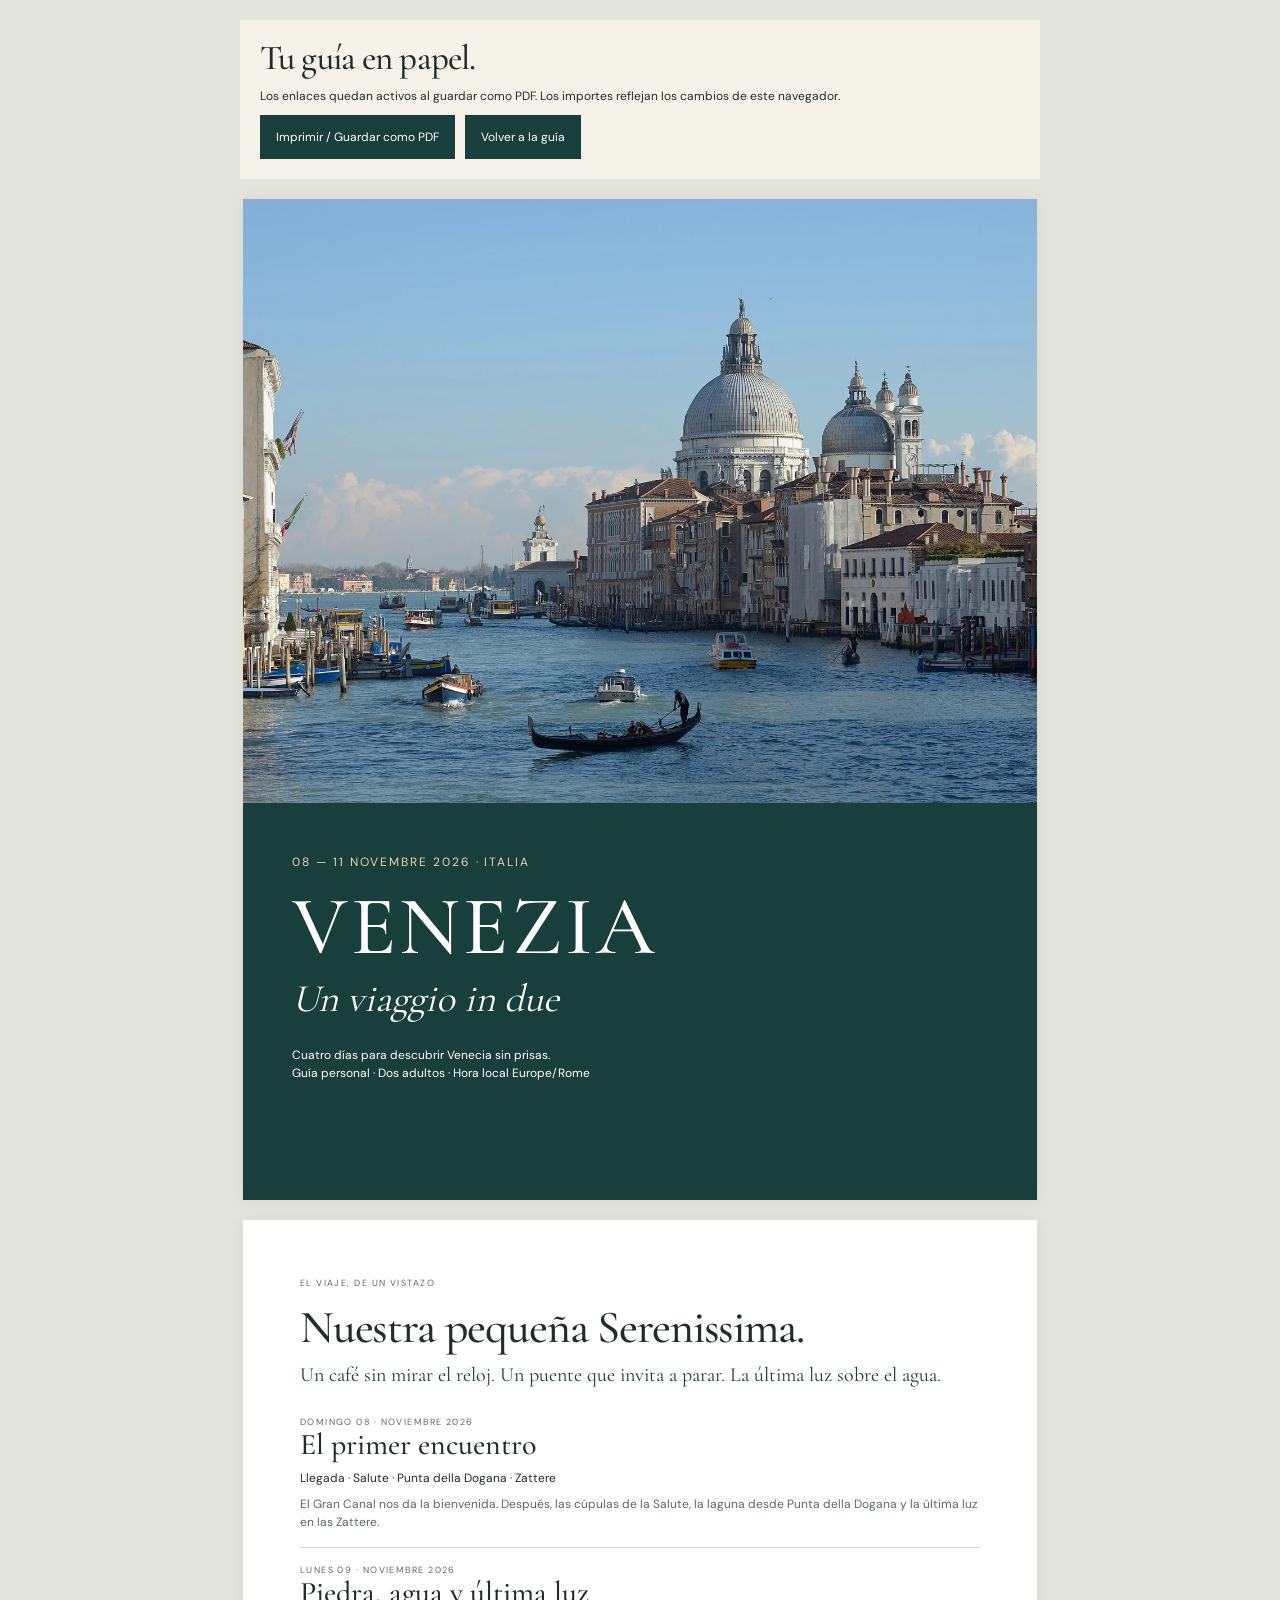
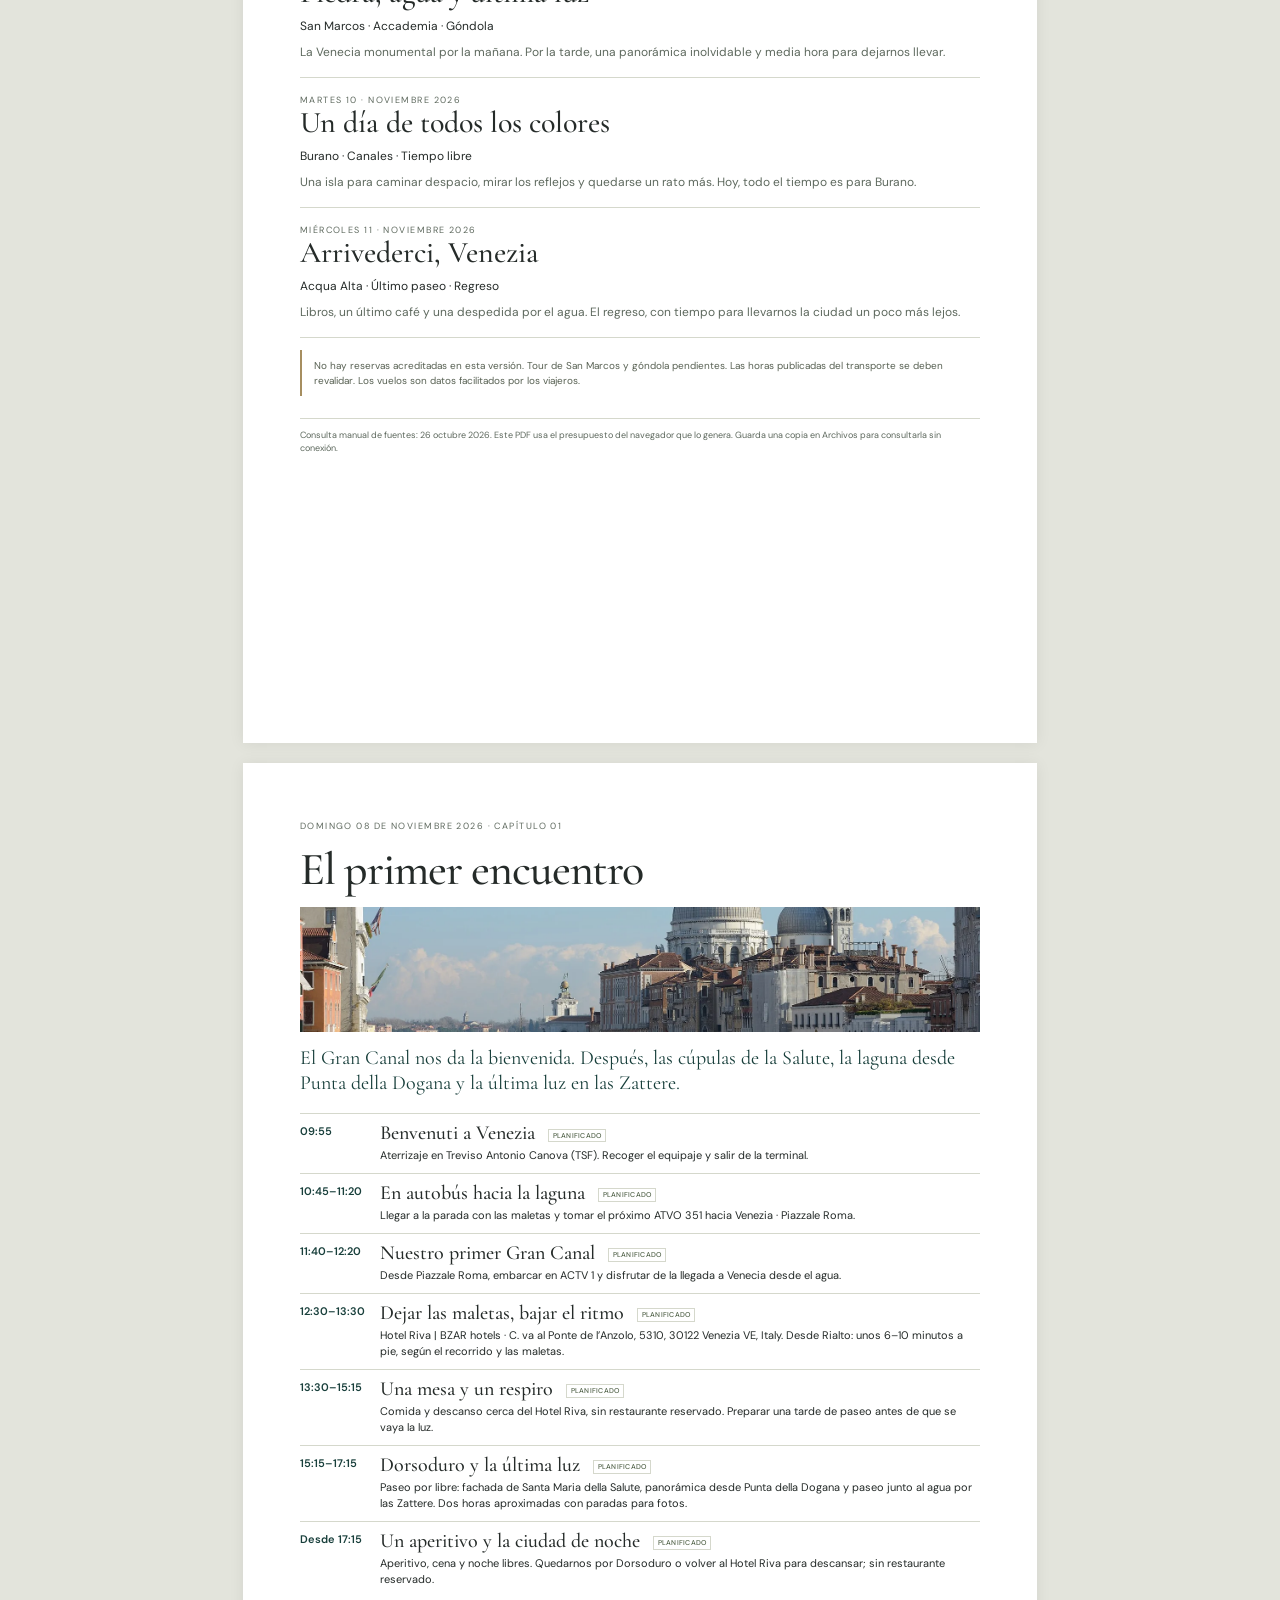
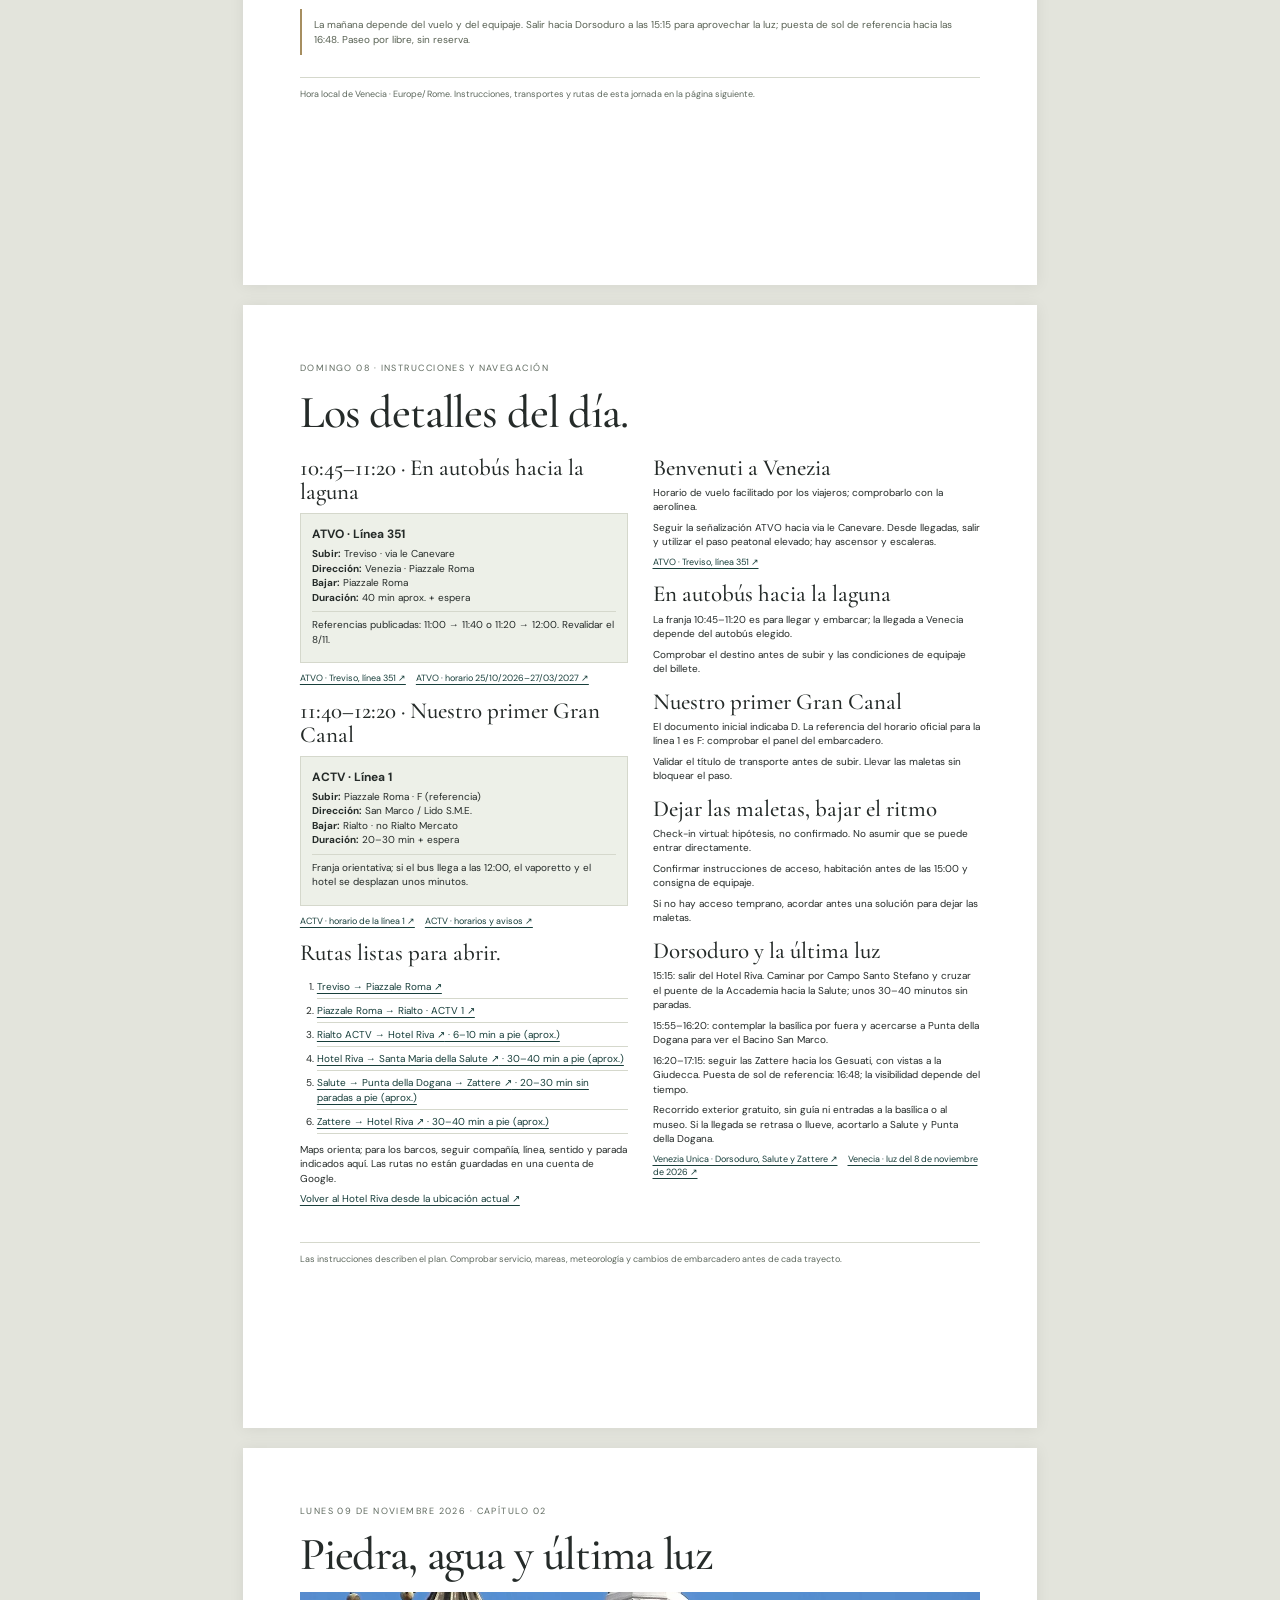
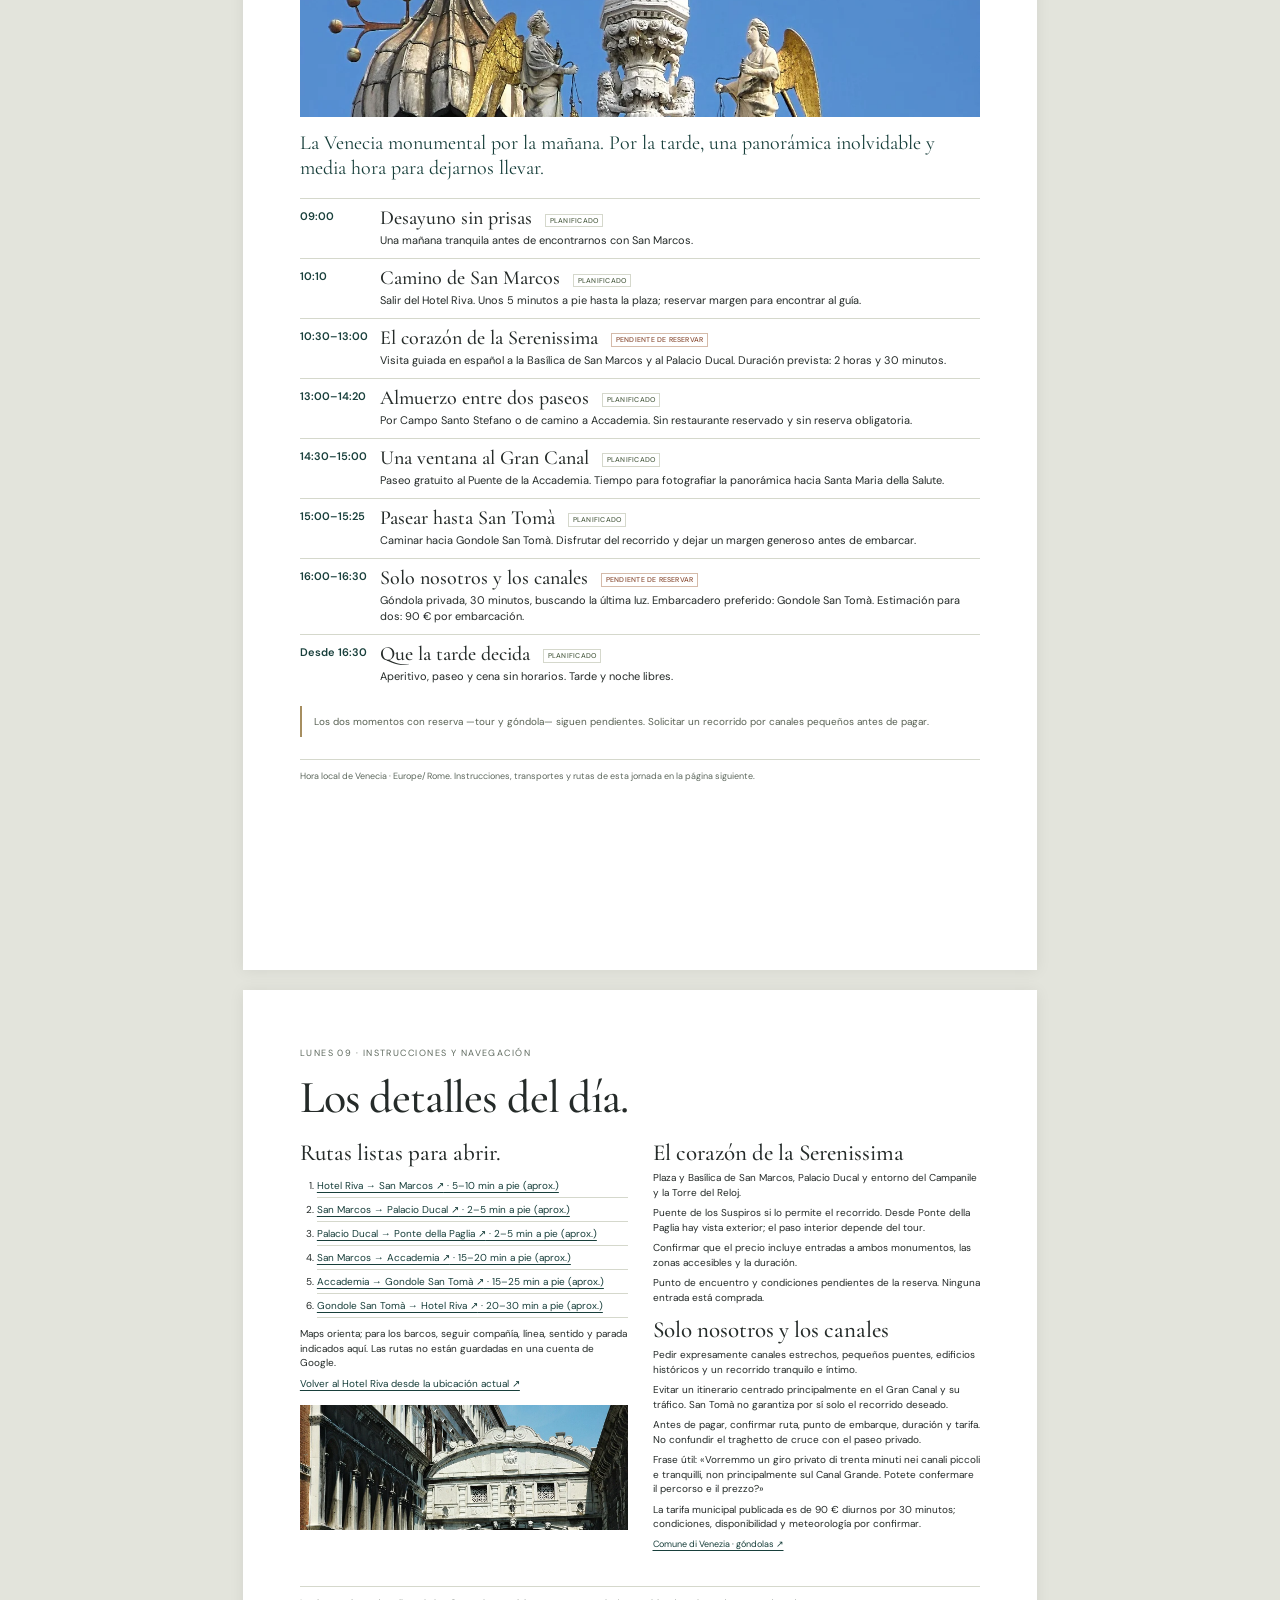
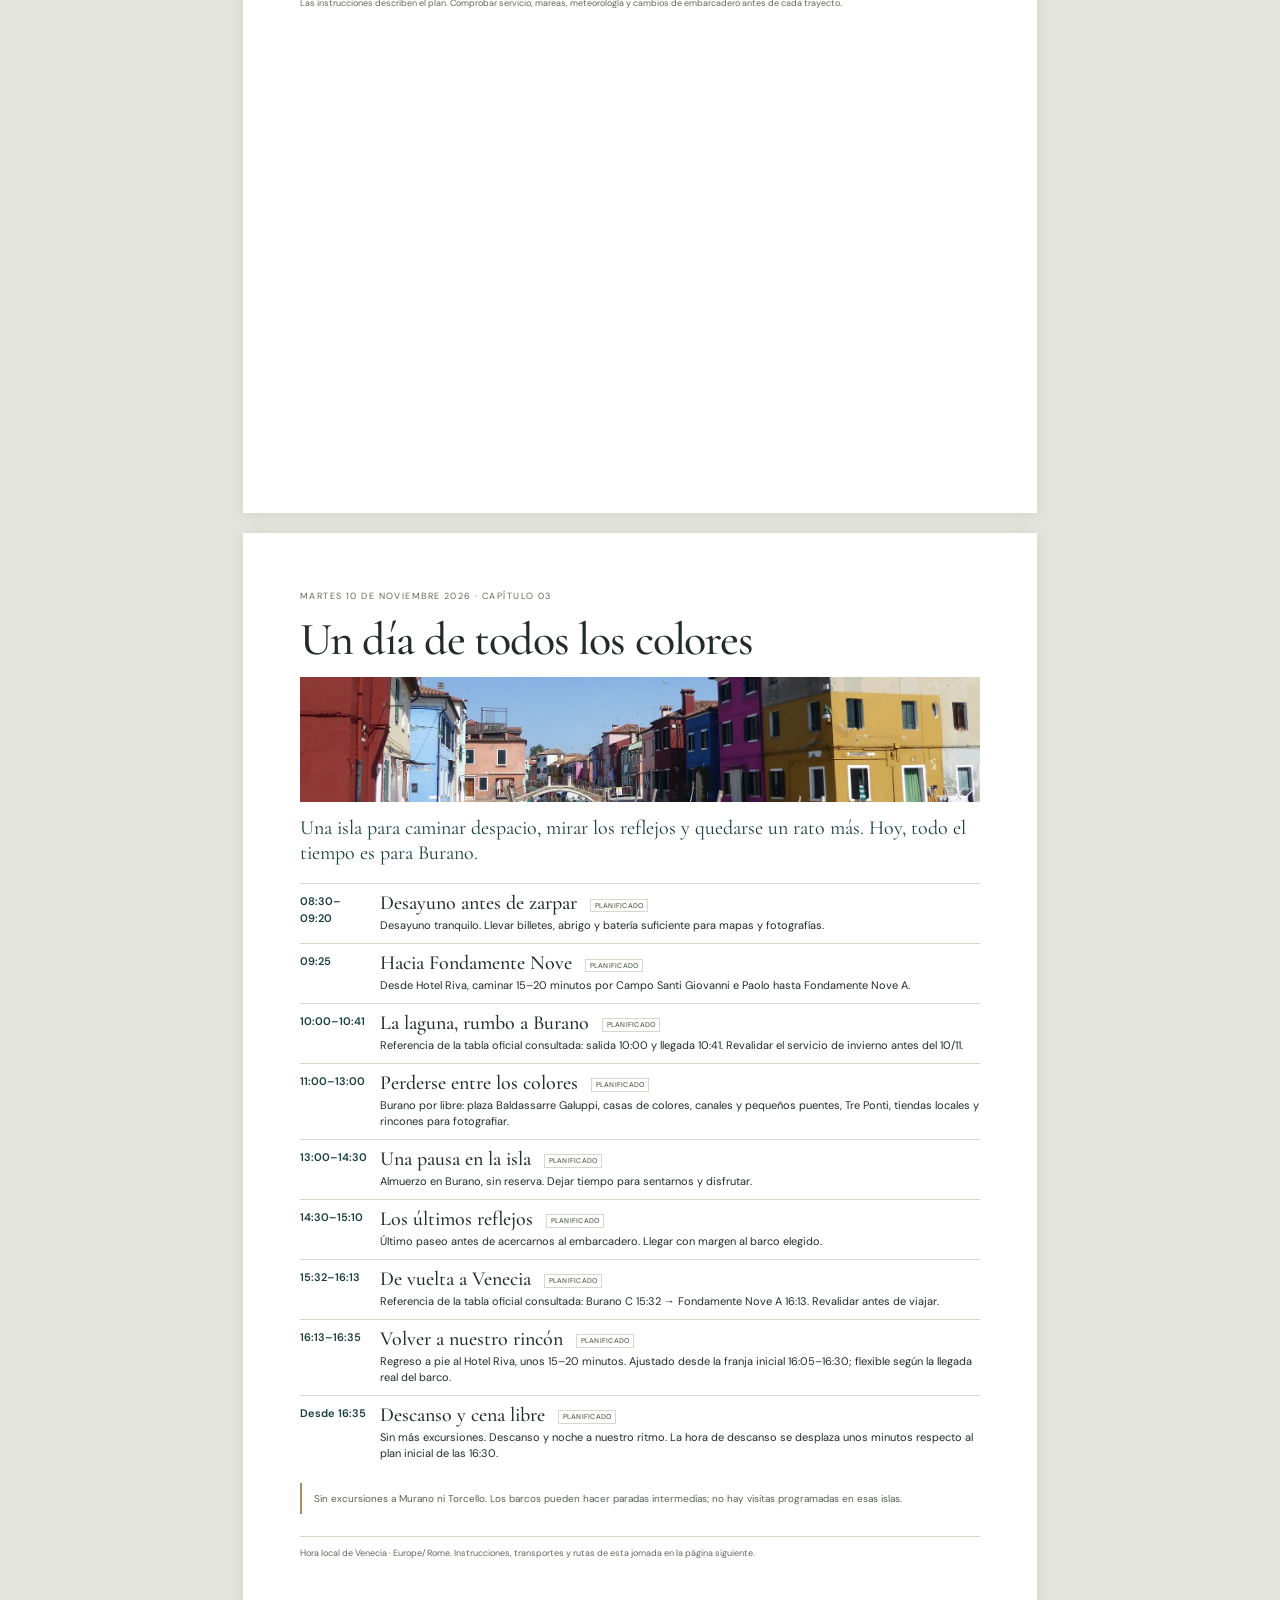
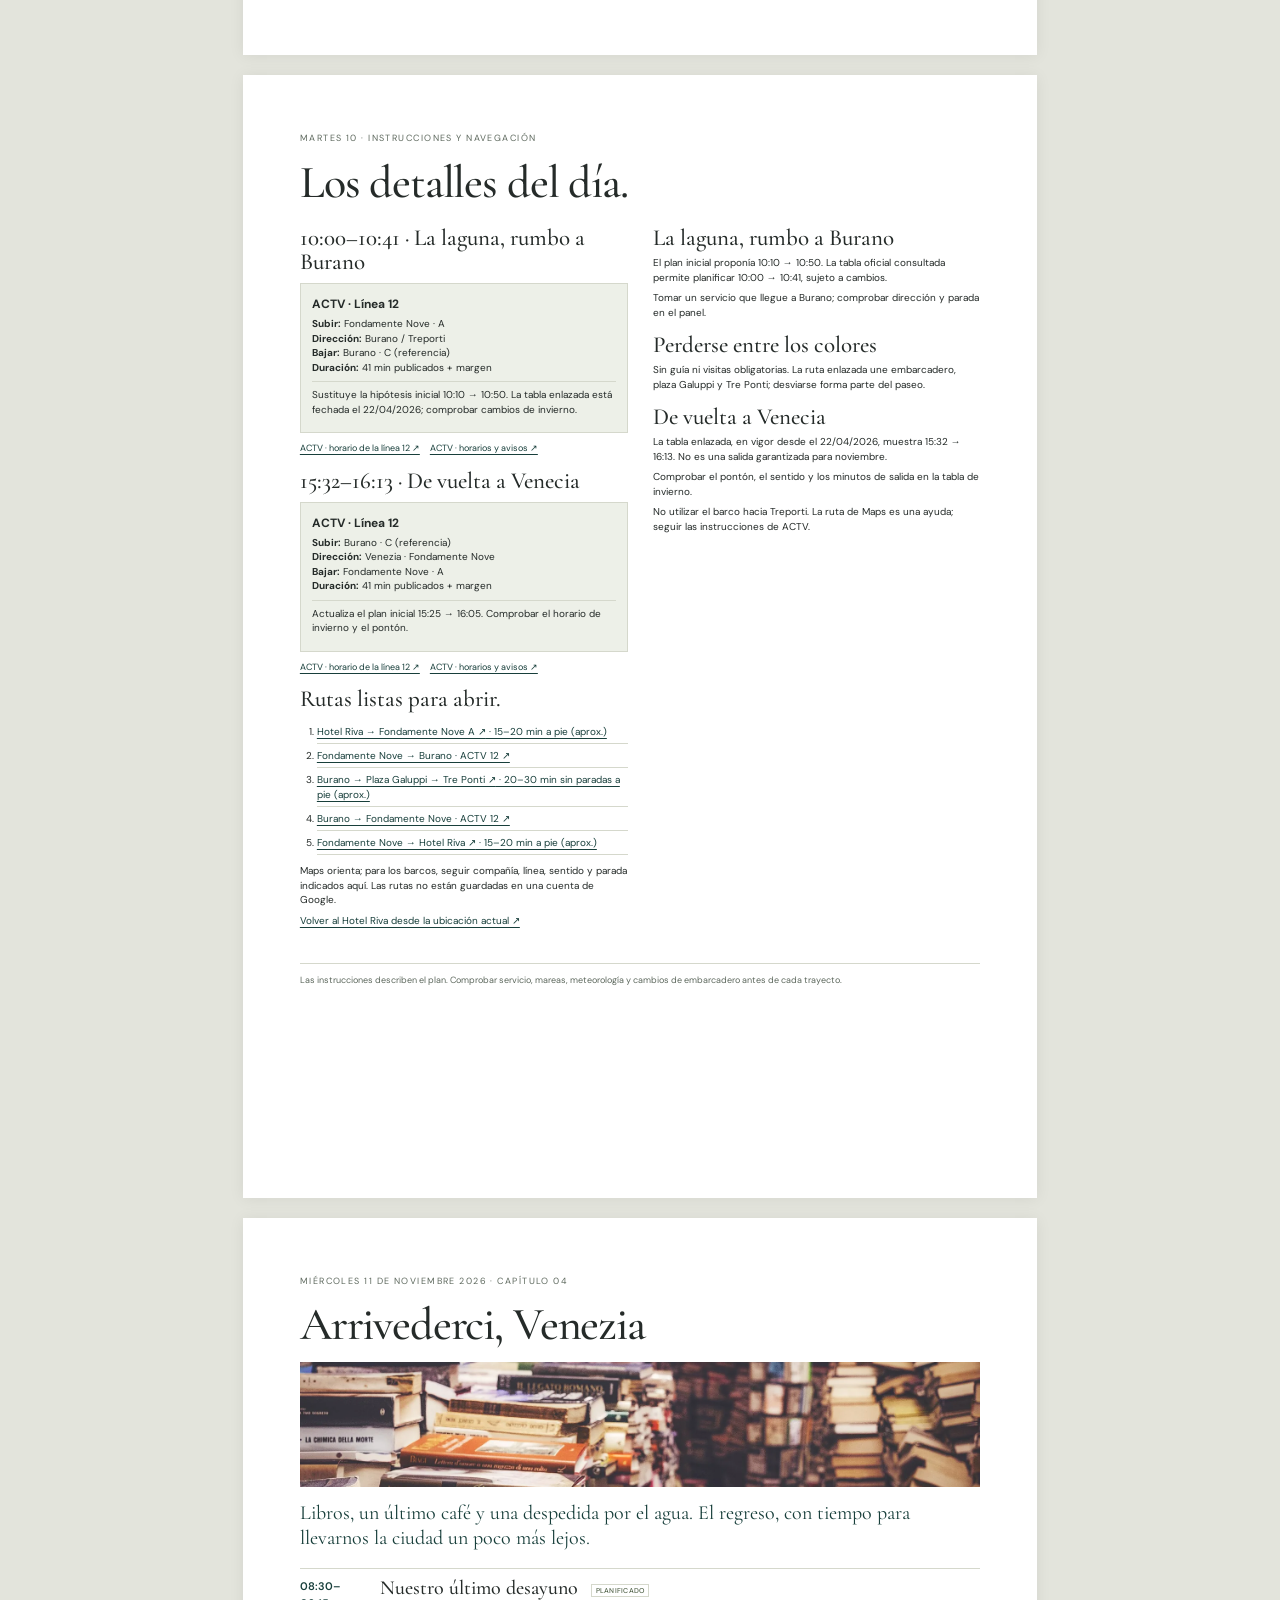
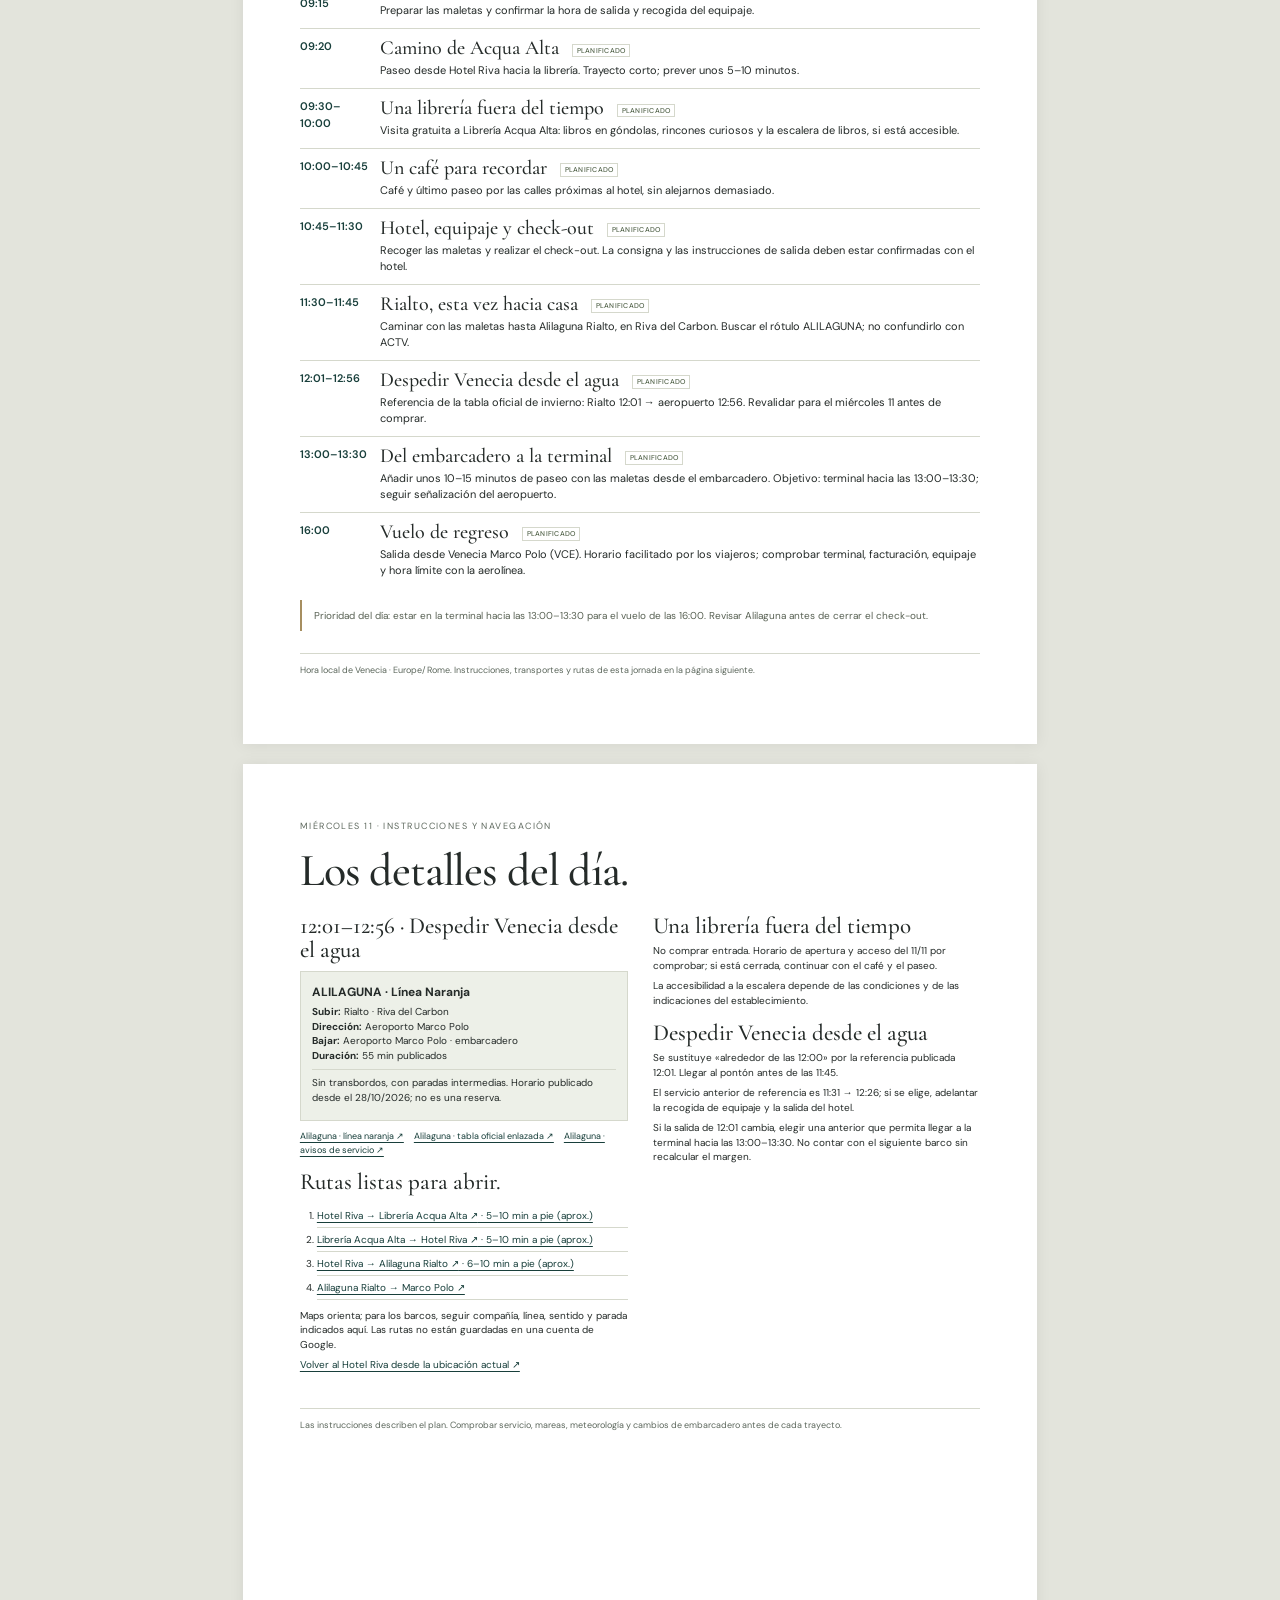
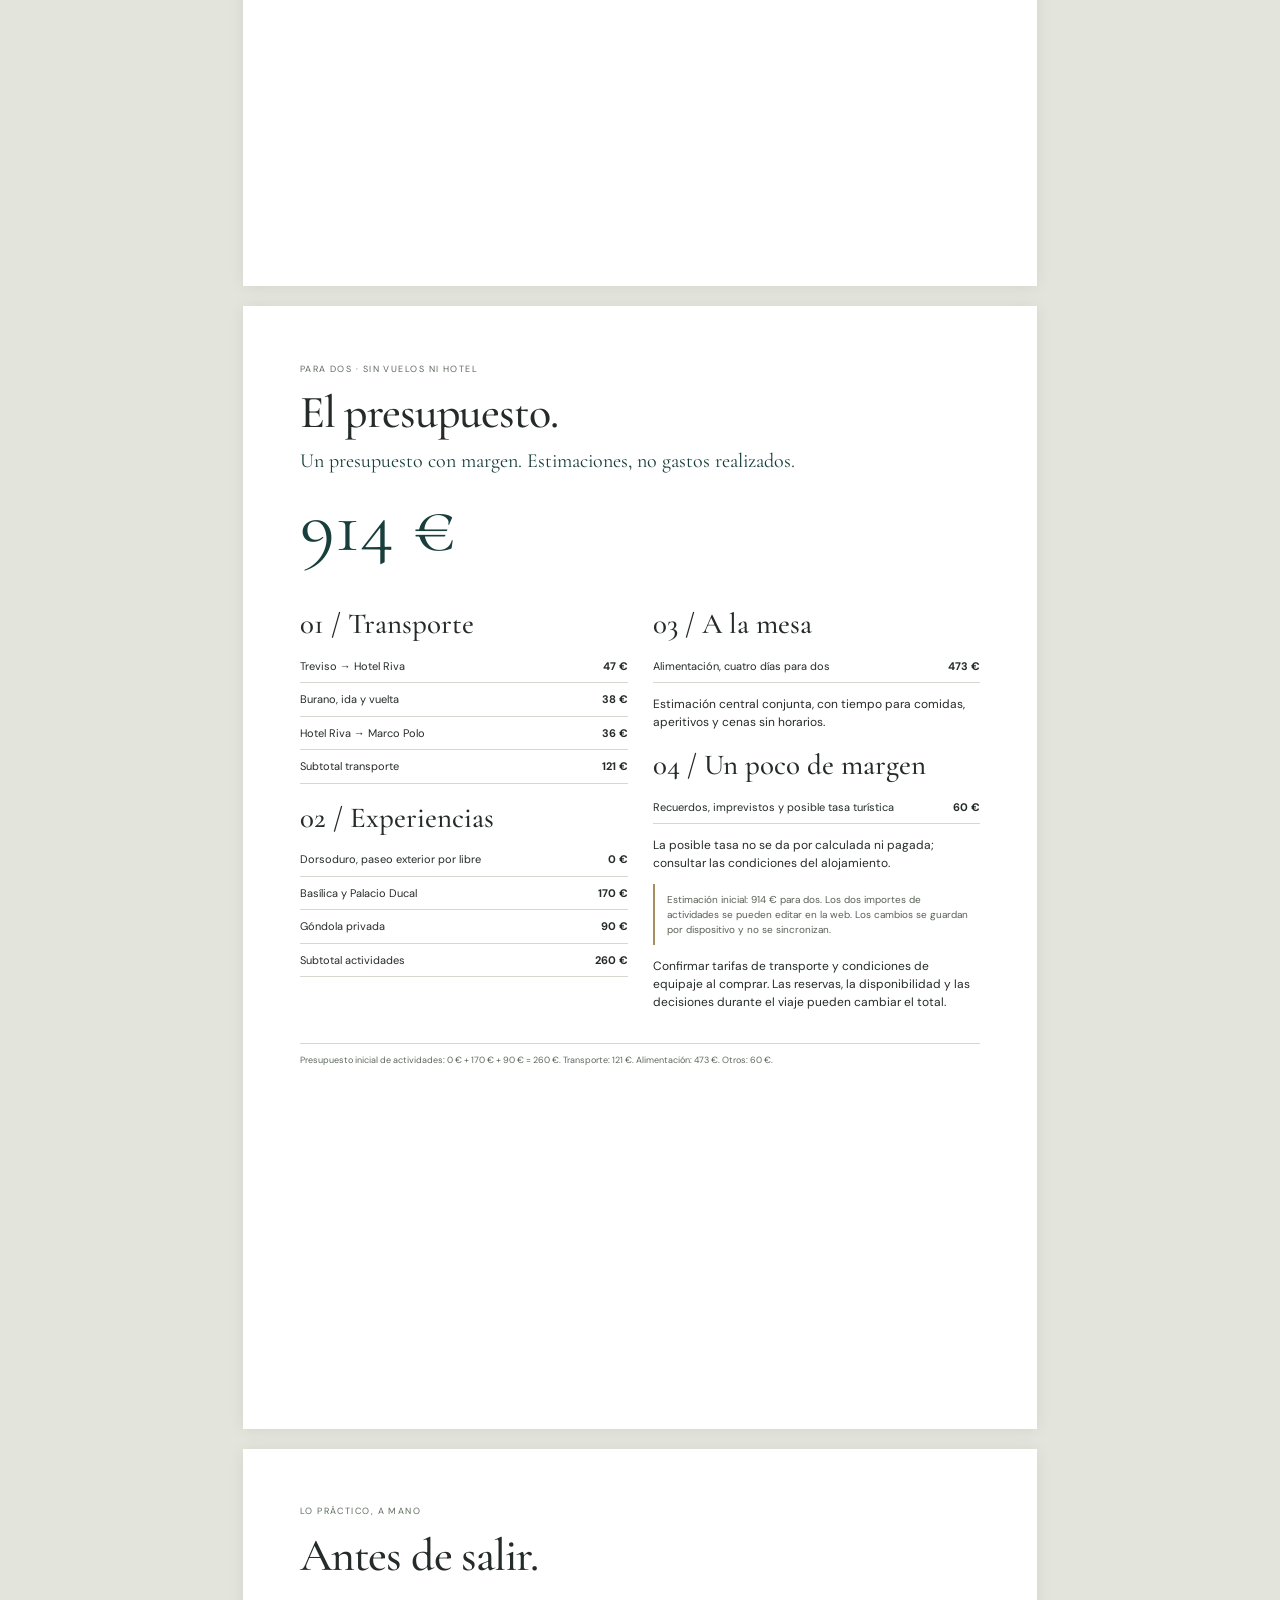
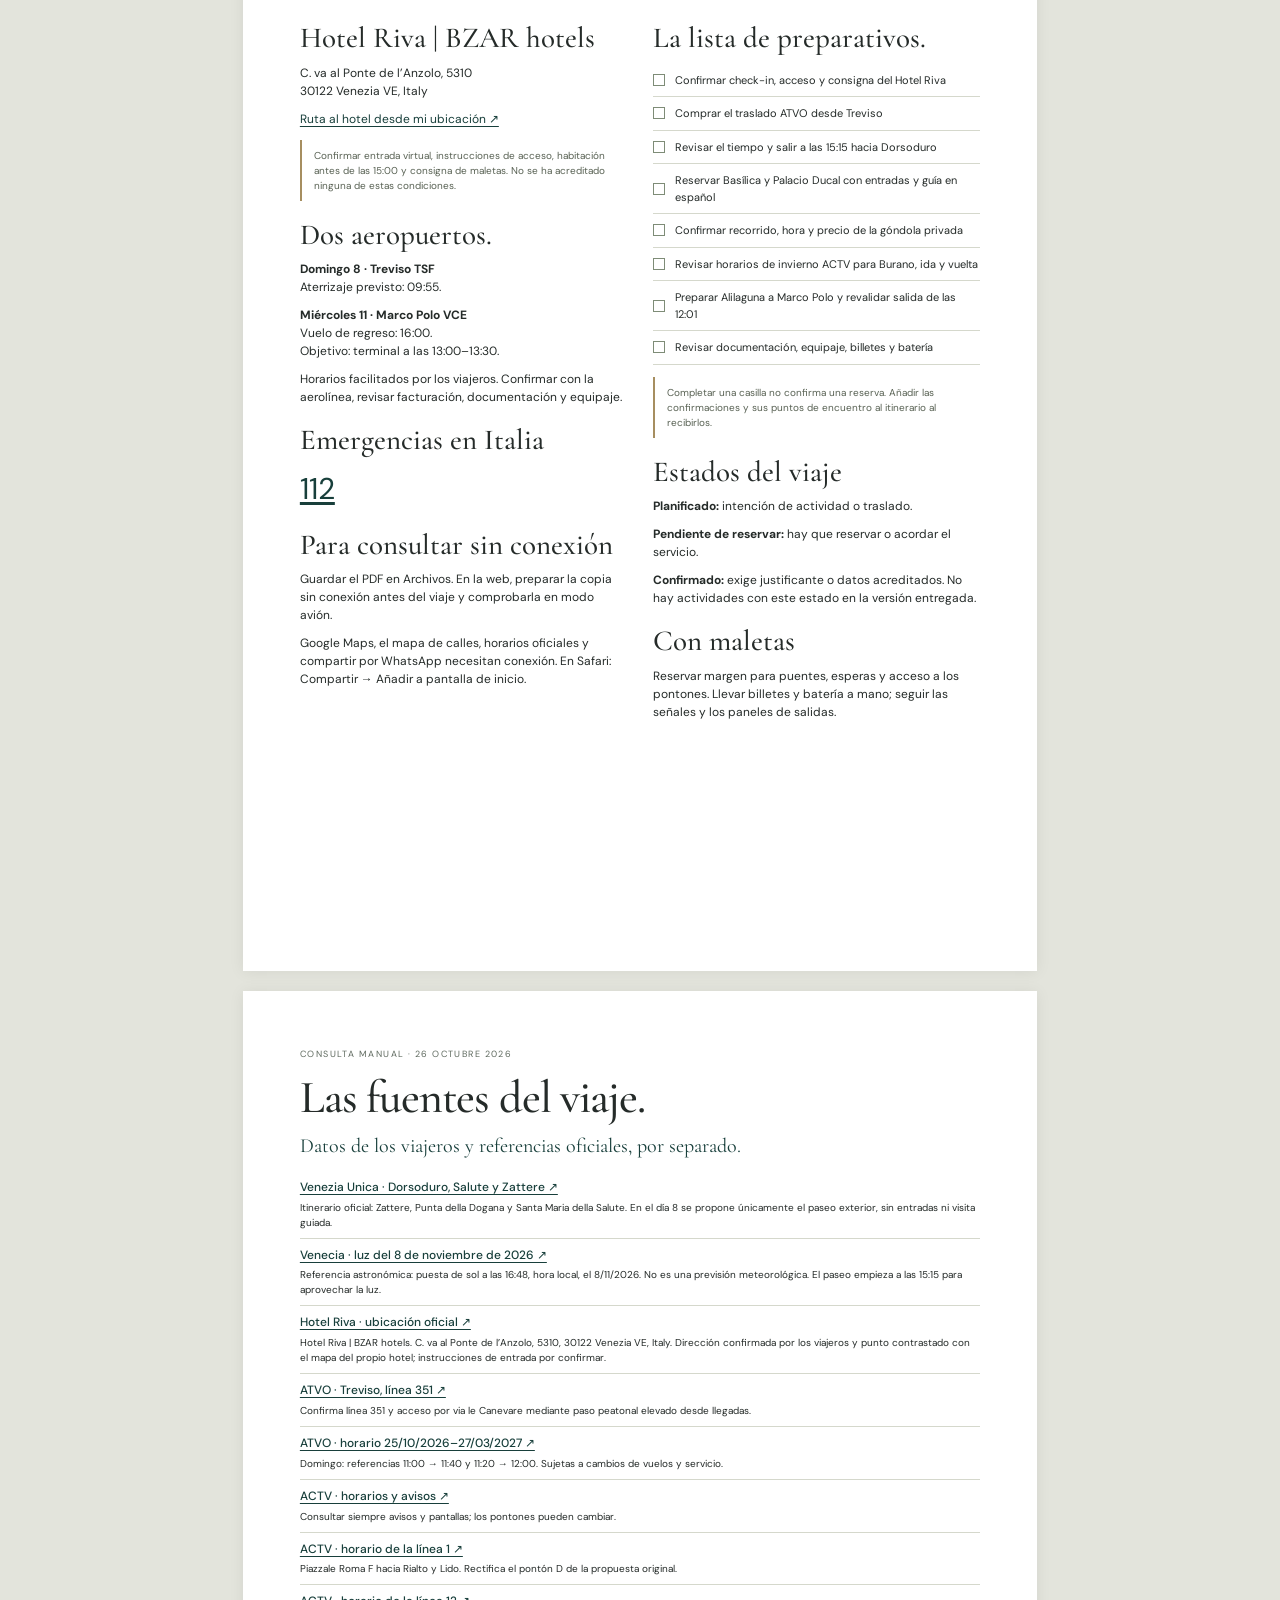
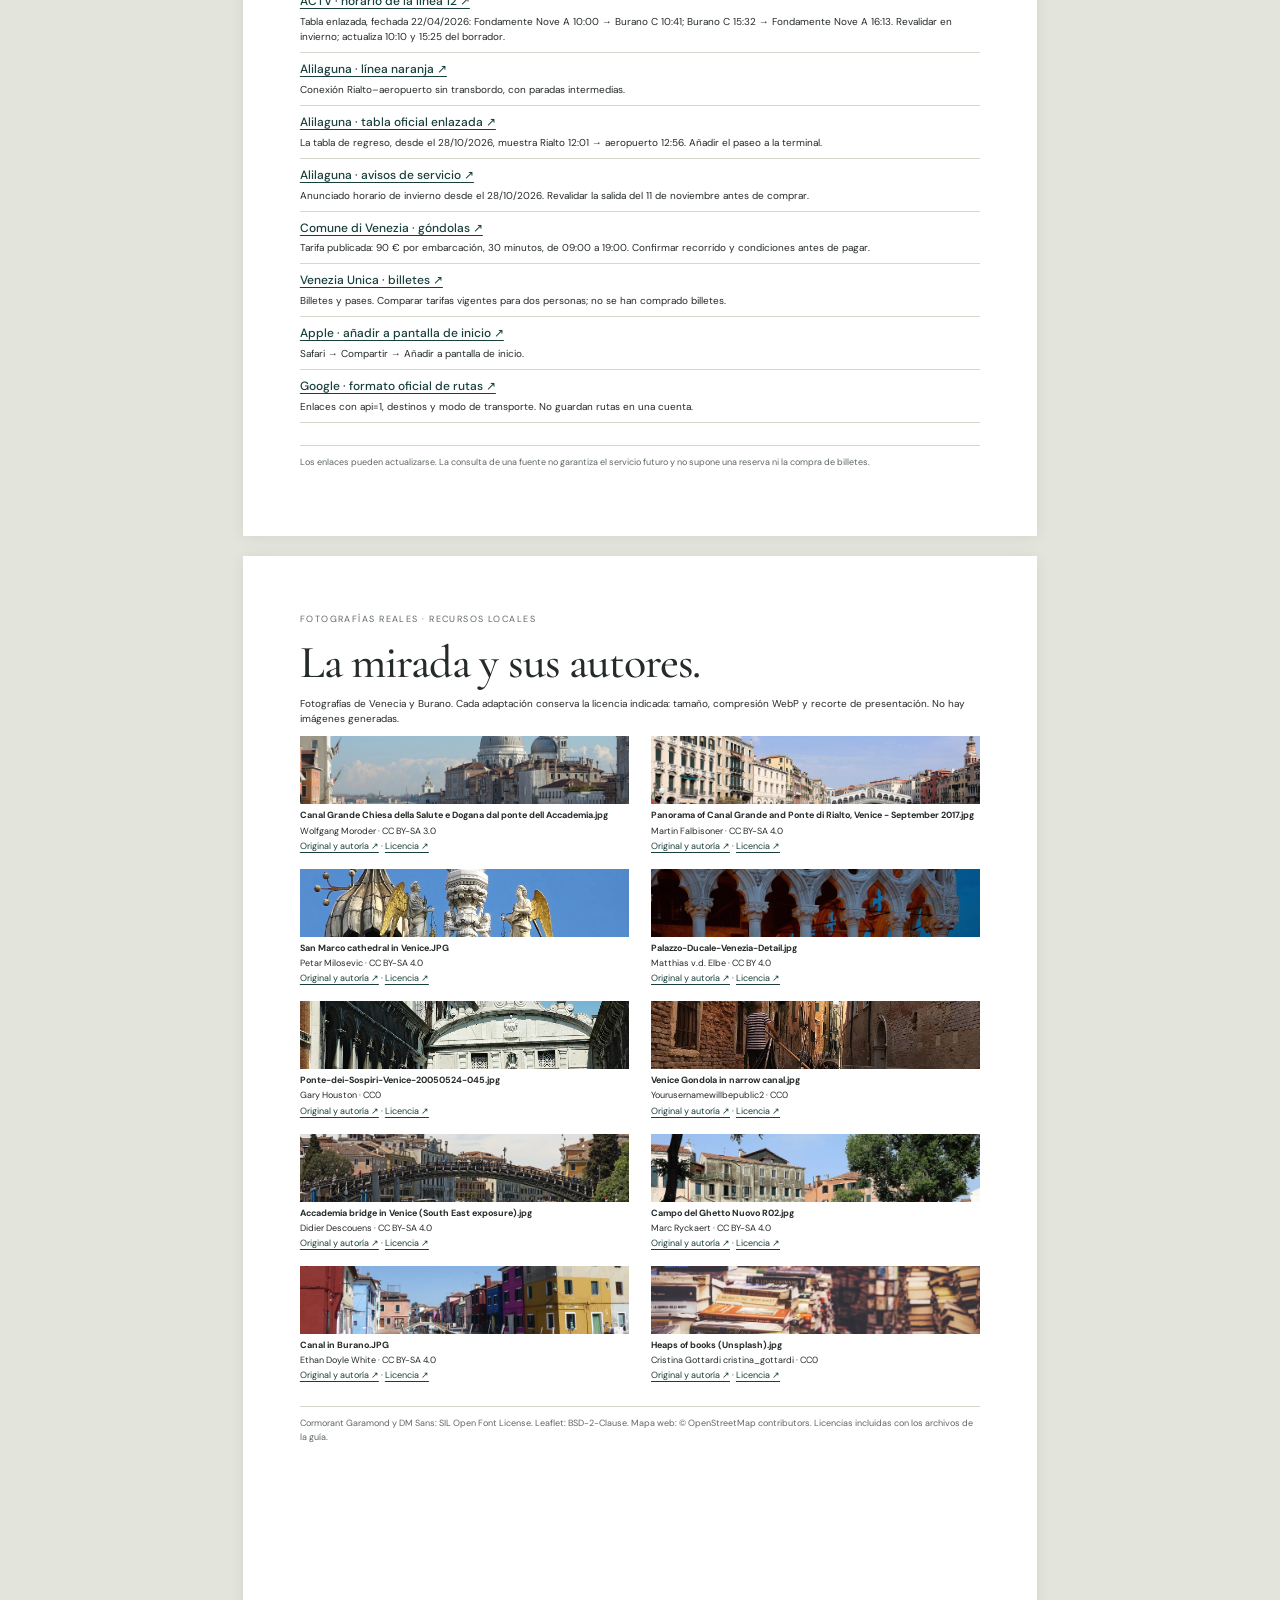
<file: print.html>
<!doctype html><html lang="es"><head><meta charset="utf-8"><meta name="viewport" content="width=device-width,initial-scale=1"><title>Venezia · Guía para imprimir</title><link rel="icon" href="assets/icon.svg"><link rel="stylesheet" href="print.css"><script defer src="data/places.js"></script><script defer src="data/sources.js"></script><script defer src="data/itinerary.js"></script><script defer src="assets/photo-credits.js"></script><script defer src="print.js"></script></head><body><main id="main"></main></body></html>
</file>
<file: print.css>
@font-face{font-family:Editorial;src:url('assets/vendor/cormorant.woff2');font-weight:300 700}@font-face{font-family:Sans;src:url('assets/vendor/sans.woff2');font-weight:100 900}
:root{--green:#183f3b;--gold:#a68e60;--line:#d5d8cc;--paper:#f5f2ea;--muted:#5e695e}*{box-sizing:border-box}body{margin:0;background:#e3e4dc;color:#252b29;font-family:Sans,Arial,sans-serif;font-size:12px;line-height:1.5}h1,h2,h3,p{margin:0 0 10px}h1,h2,h3{font-family:Editorial,Georgia,serif;font-weight:500;line-height:1.05}h1{font-size:46px;letter-spacing:-.025em}h2{font-size:29px;margin-top:19px}h3{font-size:20px}a{color:var(--green);text-underline-offset:3px}img{display:block;max-width:100%}.paper-page{width:210mm;min-height:297mm;margin:20px auto;padding:15mm;background:#fff;box-shadow:0 1px 15px #0001;break-before:page}.paper-page:first-of-type{break-before:auto}.kicker{font-size:9px;letter-spacing:.16em;text-transform:uppercase;color:var(--muted);margin-bottom:12px}.lead{font-family:Editorial,Georgia,serif;font-size:20px;line-height:1.25;color:var(--green);margin:12px 0}.note{border-left:2px solid var(--gold);padding:8px 12px;font-size:10px;color:#596254;margin:12px 0}.hero-photo{width:100%;height:125px;object-fit:cover;margin:14px 0}.schedule{margin-top:17px}.schedule-item{display:table;width:100%;border-top:1px solid var(--line);padding:9px 0;break-inside:avoid}.schedule-time{display:table-cell;width:80px;vertical-align:top;font-size:11px;font-weight:600;color:var(--green);padding-right:12px;font-variant-numeric:tabular-nums}.schedule-body{display:table-cell;vertical-align:top}.schedule-body h2{font-size:20px;margin:0 0 4px}.schedule-body p{font-size:11px;line-height:1.45;margin:0}.tag{display:inline-block;font-family:Sans,Arial,sans-serif;font-size:7px;letter-spacing:.03em;text-transform:uppercase;color:#516248;margin-left:8px;vertical-align:middle;border:1px solid var(--line);padding:1px 4px;line-height:1.4}.tag.pending{color:#8b4f37;border-color:#d5bbaa}.two-col{display:grid;grid-template-columns:1fr 1fr;gap:25px;align-items:start}.practical-block{break-inside:avoid;margin-bottom:13px}.practical-block h2{font-size:23px;margin:0 0 6px}.practical-block p{font-size:10px;line-height:1.45;margin:0 0 6px}.transport-box{background:#edf0e8;padding:11px;border:1px solid var(--line);font-size:10px;margin:9px 0}.transport-box strong{font-size:12px}.transport-box p{margin:4px 0;font-size:10px}.transport-box .ref{border-top:1px solid var(--line);padding-top:6px;margin-top:6px}.routes{padding-left:17px;font-size:10px;margin:9px 0}.routes li{padding:4px 0;border-bottom:1px solid var(--line);break-inside:avoid}.sources-inline{font-size:9px;margin-top:6px}.sources-inline a{margin-right:10px}.book-cover{padding:0;min-height:0;height:265mm;background:var(--green);color:white;overflow:hidden}.book-cover img{width:100%;height:160mm;object-fit:cover}.book-cover>div{padding:13mm}.book-cover h1{font-size:83px;letter-spacing:.04em;margin:10px 0 0}.book-cover .subtitle{font-family:Editorial,Georgia,serif;font-size:39px;font-style:italic;margin:0 0 18px}.book-cover .kicker{color:#e6d7b5}.book-cover p{font-size:12px}.overview-item{padding:16px 0;border-bottom:1px solid var(--line);break-inside:avoid}.overview-item h2{font-size:30px;margin:0 0 8px}.overview-item p{margin:0}.amount{font-family:Editorial,Georgia,serif;font-size:75px;line-height:1.1;color:var(--green);margin:12px 0 22px}.budget-row{display:flex;justify-content:space-between;gap:20px;border-bottom:1px solid var(--line);padding:8px 0;font-size:11px}.budget-row span{max-width:75%}.check-row{border-bottom:1px solid var(--line);padding:8px 0;font-size:11px;display:flex;gap:10px;align-items:center}.box{width:12px;height:12px;border:1px solid #7e8c77;flex-shrink:0}.source-record{padding:8px 0;border-bottom:1px solid var(--line);break-inside:avoid}.source-record h2{font-family:Sans,Arial,sans-serif;font-size:12px;line-height:1.4;margin:0 0 4px}.source-record p{font-size:10px;margin:0}.photo-credits{display:grid;grid-template-columns:1fr 1fr;gap:14px 22px}.photo-credit{break-inside:avoid;font-size:9px;min-width:0}.photo-credit img{width:100%;height:68px;object-fit:cover;margin-bottom:5px}.photo-credit p{margin:0 0 3px;line-height:1.35;overflow-wrap:anywhere}.print-tools{max-width:800px;margin:20px auto;padding:20px;background:var(--paper)}.print-tools button,.print-tools a{display:inline-flex;align-items:center;justify-content:center;min-height:44px;background:var(--green);border:1px solid var(--green);color:white;text-decoration:none;padding:10px 15px;font:12px Sans,Arial,sans-serif;cursor:pointer;margin-right:10px}.print-tools h1{font-size:35px}.page-end{font-size:9px;color:var(--muted);margin-top:22px;border-top:1px solid var(--line);padding-top:10px}
@media(max-width:820px){.print-tools{margin:10px}.paper-page{width:100%;margin:12px 0;padding:25px;min-height:0}.two-col{grid-template-columns:1fr}.book-cover{padding:0;height:auto}.book-cover img{height:350px}.book-cover>div{padding:30px}.book-cover h1{font-size:65px}.photo-credits{gap:18px}.schedule-time{width:65px;font-size:10px}}
@media print{@page{size:A4;margin:15mm}html,body{background:white}.print-tools{display:none}.paper-page{width:auto;min-height:0;margin:0;padding:0;box-shadow:none;break-before:page}.paper-page:first-of-type{break-before:auto}.book-cover{height:265mm;background:#183f3b!important;print-color-adjust:exact}.book-cover>div{padding:12mm}.book-cover img{height:155mm}.two-col{grid-template-columns:1fr 1fr}.transport-box{print-color-adjust:exact}.source-record h2{font-size:11px}.source-record p{font-size:9px}.page-end{margin-top:15px}.photo-credits{grid-template-columns:1fr 1fr}}
</file>
